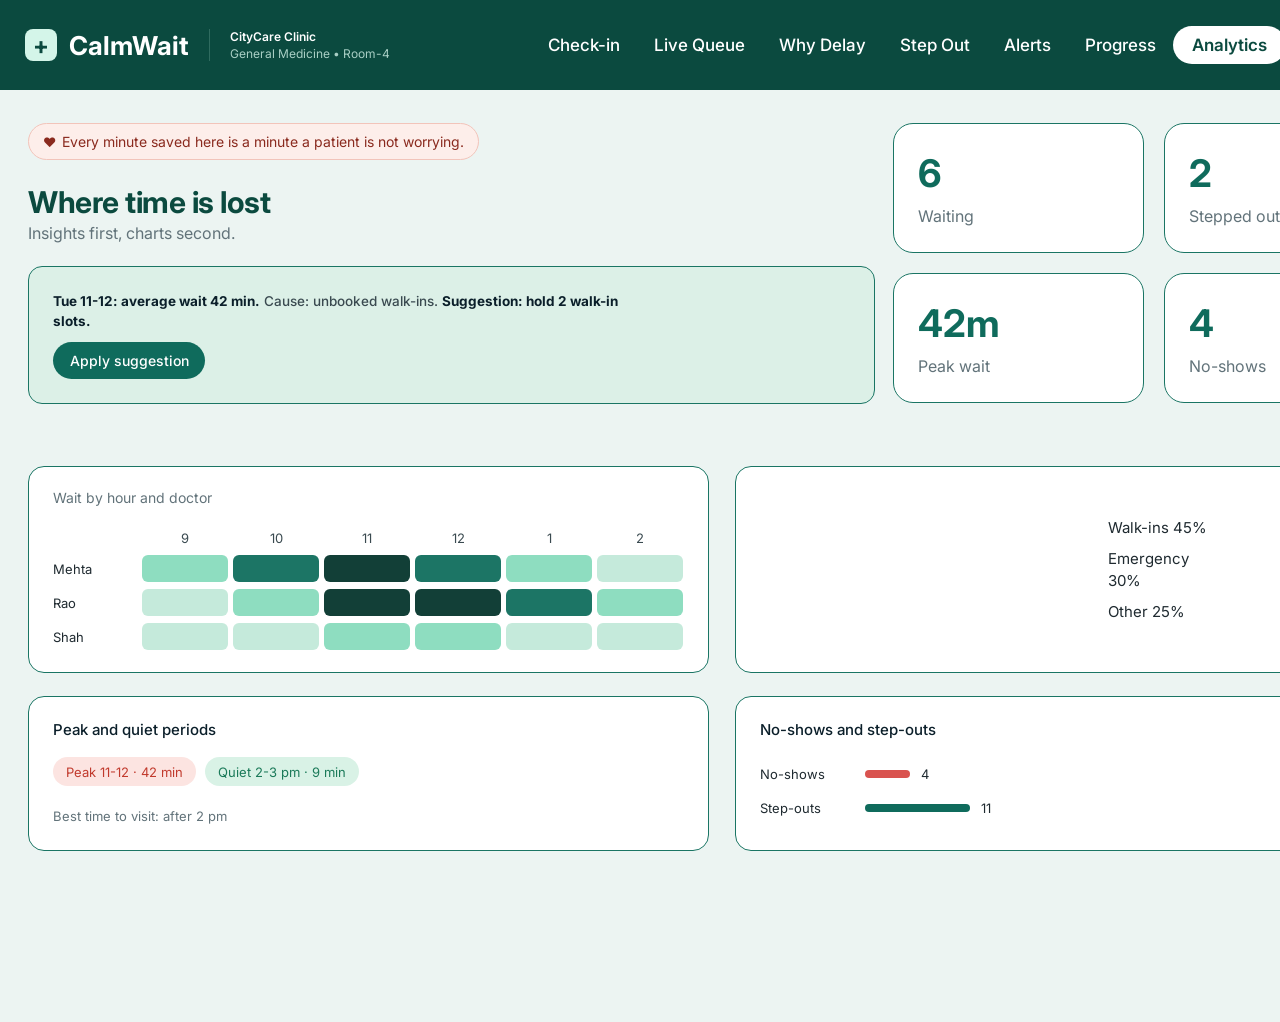
<file: analytics.html>
<!DOCTYPE html>
<html lang="en">
<head>
    <meta charset="UTF-8">
    <title>CalmWait - Patient Flow Analytics</title>
    <link href="https://fonts.googleapis.com/css2?family=Inter:wght@400;500;600;700;800&display=swap" rel="stylesheet">
    <link rel="stylesheet" href="analytics.css">
</head>
<body>

    <!-- ================= HEADER ================= -->
    <header class="header">
        <div class="header-left">
            <div class="logo">
                <div class="logo-box">+</div>
                <span class="logo-name">CalmWait</span>
            </div>
            <div class="clinic-info">
                <span class="clinic-name">CityCare Clinic</span>
                <span class="clinic-sub">General Medicine • Room-4</span>
            </div>
        </div>

        <nav class="nav">
            <a href="#" class="nav-link">Check-in</a>
            <a href="#" class="nav-link">Live Queue</a>
            <a href="#" class="nav-link">Why Delay</a>
            <a href="#" class="nav-link">Step Out</a>
            <a href="#" class="nav-link">Alerts</a>
            <a href="#" class="nav-link">Progress</a>
            <a href="#" class="nav-link nav-active">Analytics</a>
            <a href="#" class="emergency-button">Emergency</a>
        </nav>
    </header>

    <main class="main">

        <!-- ===== TOP: intro + suggestion (left), 4 stat cards (right) ===== -->
        <section class="top">

            <div class="top-left">
                <div class="heart-pill">
                    <!-- PASTE IMAGE HERE: heart icon -->
                    <span class="icon">❤️</span>
                    <span>Every minute saved here is a minute a patient is not worrying.</span>
                </div>

                <h1 class="title">Where time is lost</h1>
                <p class="subtitle">Insights first, charts second.</p>

                <div class="suggestion">
                    <p class="suggestion-text">
                        <b>Tue 11-12: average wait 42 min.</b>
                        <span class="suggestion-normal">Cause: unbooked walk-ins.</span>
                        <b>Suggestion: hold 2 walk-in slots.</b>
                    </p>
                    <a href="#" class="apply-button">Apply suggestion</a>
                </div>
            </div>

            <div class="stats">
                <div class="stats-row">
                    <div class="stat-card">
                        <span class="stat-number">6</span>
                        <span class="stat-label">Waiting</span>
                    </div>
                    <div class="stat-card">
                        <span class="stat-number">2</span>
                        <span class="stat-label">Stepped out</span>
                    </div>
                </div>
                <div class="stats-row">
                    <div class="stat-card">
                        <span class="stat-number">42m</span>
                        <span class="stat-label">Peak wait</span>
                    </div>
                    <div class="stat-card">
                        <span class="stat-number">4</span>
                        <span class="stat-label">No-shows</span>
                    </div>
                </div>
            </div>
        </section>

        <!-- ===== MIDDLE: heatmap + donut ===== -->
        <section class="charts">

            <div class="heat-card">
                <span class="small-title">Wait by hour and doctor</span>

                <div class="hours-row">
                    <span class="hours-space"></span>
                    <span class="hour">9</span>
                    <span class="hour">10</span>
                    <span class="hour">11</span>
                    <span class="hour">12</span>
                    <span class="hour">1</span>
                    <span class="hour">2</span>
                </div>

                <div class="heat-rows">
                    <div class="heat-row">
                        <span class="doctor-name">Mehta</span>
                        <div class="cell mid"></div>
                        <div class="cell dark"></div>
                        <div class="cell darkest"></div>
                        <div class="cell dark"></div>
                        <div class="cell mid"></div>
                        <div class="cell light"></div>
                    </div>
                    <div class="heat-row">
                        <span class="doctor-name">Rao</span>
                        <div class="cell light"></div>
                        <div class="cell mid"></div>
                        <div class="cell darkest"></div>
                        <div class="cell darkest"></div>
                        <div class="cell dark"></div>
                        <div class="cell mid"></div>
                    </div>
                    <div class="heat-row">
                        <span class="doctor-name">Shah</span>
                        <div class="cell light"></div>
                        <div class="cell light"></div>
                        <div class="cell mid"></div>
                        <div class="cell mid"></div>
                        <div class="cell light"></div>
                        <div class="cell light"></div>
                    </div>
                </div>
            </div>

            <div class="donut-card">
                <!-- DONUT CHART SPACE (120 x 120). Waiting for your decision: image or conic-gradient -->
                <div class="donut-space"></div>

                <div class="legend">
                    <span class="legend-item">Walk-ins 45%</span>
                    <span class="legend-item">Emergency 30%</span>
                    <span class="legend-item">Other 25%</span>
                </div>
            </div>
        </section>

        <!-- ===== BOTTOM: peak periods + no-shows ===== -->
        <section class="bottom">

            <div class="peak-card">
                <span class="card-title">Peak and quiet periods</span>
                <div class="pills">
                    <span class="pill pill-peak">Peak 11-12 · 42 min</span>
                    <span class="pill pill-quiet">Quiet 2-3 pm · 9 min</span>
                </div>
                <span class="best-time">Best time to visit: after 2 pm</span>
            </div>

            <div class="noshow-card">
                <span class="card-title">No-shows and step-outs</span>
                <div class="bar-rows">
                    <div class="bar-row">
                        <span class="bar-label">No-shows</span>
                        <div class="bar bar-red"></div>
                        <span class="bar-value">4</span>
                    </div>
                    <div class="bar-row">
                        <span class="bar-label">Step-outs</span>
                        <div class="bar bar-green"></div>
                        <span class="bar-value">11</span>
                    </div>
                </div>
            </div>
        </section>

    </main>

</body>
</html>
</file>
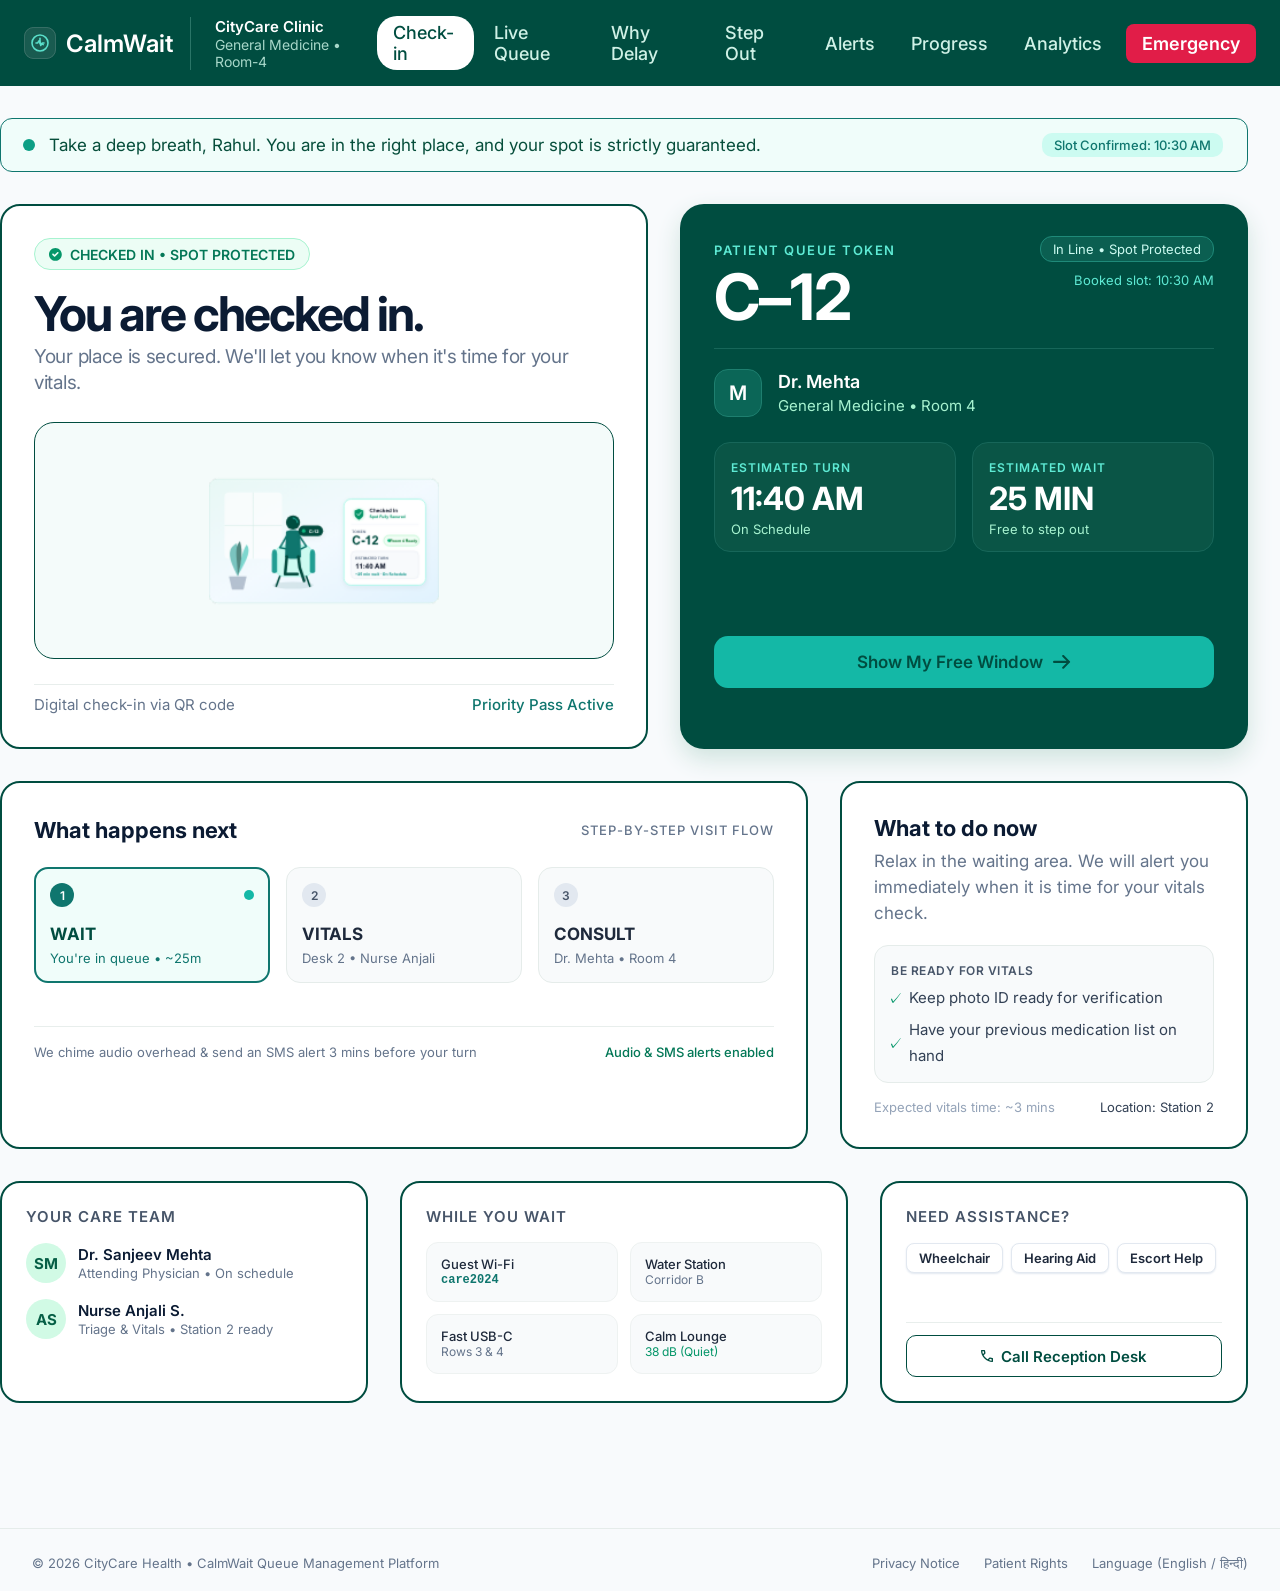
<file: check-in.html>
<!DOCTYPE html>
<html lang="en">
<head>
    <meta charset="UTF-8">
    <meta name="viewport" content="width=device-width, initial-scale=1.0">
    <title>CalmWait - Check-in</title>
    <link rel="preconnect" href="https://fonts.googleapis.com">
    <link rel="preconnect" href="https://fonts.gstatic.com" crossorigin>
    <link href="https://fonts.googleapis.com/css2?family=Inter:wght@400;500;600;700&display=swap" rel="stylesheet">
    <link rel="stylesheet" href="check-in.css">
</head>
<body>

    <!-- ================= HEADER ================= -->
    <header class="header">
        <div class="brand">
            <img class="brand-logo" src="images/logo.svg" alt="CalmWait logo">
            <span class="brand-name">CalmWait</span>
            <div class="clinic">
                <span class="clinic-name">CityCare Clinic</span>
                <span class="clinic-details">General Medicine • Room-4</span>
            </div>
        </div>

        <nav class="nav">
            <a class="nav-link nav-link-active" href="#">Check-in</a>
            <a class="nav-link" href="#">Live Queue</a>
            <a class="nav-link" href="#">Why Delay</a>
            <a class="nav-link" href="#">Step Out</a>
            <a class="nav-link" href="#">Alerts</a>
            <a class="nav-link" href="#">Progress</a>
            <a class="nav-link" href="#">Analytics</a>
            <a class="nav-link nav-link-emergency" href="#">Emergency</a>
        </nav>
    </header>

    <main class="page">

        <!-- ================= BANNER ================= -->
        <section class="banner">
            <div class="banner-message">
                <div class="banner-dot"></div>
                <p class="banner-text">Take a deep breath, Rahul. You are in the right place, and your spot is strictly guaranteed.</p>
            </div>
            <span class="banner-badge">Slot Confirmed: 10:30 AM</span>
        </section>

        <!-- ================= ROW 1: CHECKED IN + TOKEN ================= -->
        <div class="row">

            <section class="card checked-in-card">
                <div class="status-badge">
                    <img src="images/circle-check.svg" alt="">
                    <span>CHECKED IN • SPOT PROTECTED</span>
                </div>
                <h1 class="checked-in-title">You are checked in.</h1>
                <p class="checked-in-text">Your place is secured. We'll let you know when it's time for your vitals.</p>

                <div class="illustration-box">
                    <img class="illustration" src="images/illustration.png" alt="Patient waiting with check-in confirmation">
                </div>

                <div class="card-footer">
                    <span class="footer-muted">Digital check-in via QR code</span>
                    <span class="footer-teal">Priority Pass Active</span>
                </div>
            </section>

            <section class="token-card">
                <div class="token-top">
                    <div class="token-left">
                        <span class="token-label">PATIENT QUEUE TOKEN</span>
                        <span class="token-number">C–12</span>
                    </div>
                    <div class="token-right">
                        <span class="token-tag">In Line • Spot Protected</span>
                        <span class="token-booked">Booked slot: 10:30 AM</span>
                    </div>
                </div>

                <div class="doctor">
                    <div class="doctor-avatar">M</div>
                    <div class="doctor-info">
                        <span class="doctor-name">Dr. Mehta</span>
                        <span class="doctor-details">General Medicine • Room 4</span>
                    </div>
                </div>

                <div class="stats">
                    <div class="stat-box">
                        <span class="stat-label">ESTIMATED TURN</span>
                        <span class="stat-value">11:40 AM</span>
                        <span class="stat-note">On Schedule</span>
                    </div>
                    <div class="stat-box">
                        <span class="stat-label">ESTIMATED WAIT</span>
                        <span class="stat-value">25 MIN</span>
                        <span class="stat-note">Free to step out</span>
                    </div>
                </div>

                <a class="token-button" href="#">
                    <span>Show My Free Window</span>
                    <img src="images/arrow-3.svg" alt="">
                </a>
            </section>

        </div>

        <!-- ================= ROW 2: NEXT STEPS + TO DO ================= -->
        <div class="row">

            <section class="card next-card">
                <div class="card-heading">
                    <h2 class="card-title">What happens next</h2>
                    <span class="card-heading-note">STEP-BY-STEP VISIT FLOW</span>
                </div>

                <div class="steps">
                    <div class="step step-active">
                        <div class="step-top">
                            <span class="step-number step-number-active">1</span>
                            <div class="step-dot"></div>
                        </div>
                        <span class="step-title step-title-active">WAIT</span>
                        <span class="step-text step-text-active">You're in queue • ~25m</span>
                    </div>
                    <div class="step">
                        <div class="step-top">
                            <span class="step-number">2</span>
                        </div>
                        <span class="step-title">VITALS</span>
                        <span class="step-text">Desk 2 • Nurse Anjali</span>
                    </div>
                    <div class="step">
                        <div class="step-top">
                            <span class="step-number">3</span>
                        </div>
                        <span class="step-title">CONSULT</span>
                        <span class="step-text">Dr. Mehta • Room 4</span>
                    </div>
                </div>

                <div class="card-footer next-footer">
                    <span class="small-muted">We chime audio overhead &amp; send an SMS alert 3 mins before your turn</span>
                    <span class="small-teal">Audio &amp; SMS alerts enabled</span>
                </div>
            </section>

            <section class="card todo-card">
                <h2 class="card-title">What to do now</h2>
                <p class="todo-text">Relax in the waiting area. We will alert you immediately when it is time for your vitals check.</p>

                <div class="ready-box">
                    <span class="ready-title">BE READY FOR VITALS</span>
                    <div class="ready-item">
                        <img src="images/checkmark-3.svg" alt="">
                        <span>Keep photo ID ready for verification</span>
                    </div>
                    <div class="ready-item">
                        <img src="images/checkmark-3.svg" alt="">
                        <span>Have your previous medication list on hand</span>
                    </div>
                </div>

                <div class="todo-footer">
                    <span class="small-light">Expected vitals time: ~3 mins</span>
                    <span class="small-dark">Location: Station 2</span>
                </div>
            </section>

        </div>

        <!-- ================= ROW 3: THREE SMALL CARDS ================= -->
        <div class="row">

            <section class="card small-card">
                <h2 class="small-card-title">YOUR CARE TEAM</h2>
                <div class="team-member">
                    <div class="team-avatar">SM</div>
                    <div class="team-info">
                        <span class="team-name">Dr. Sanjeev Mehta</span>
                        <span class="team-role">Attending Physician • On schedule</span>
                    </div>
                </div>
                <div class="team-member">
                    <div class="team-avatar">AS</div>
                    <div class="team-info">
                        <span class="team-name">Nurse Anjali S.</span>
                        <span class="team-role">Triage &amp; Vitals • Station 2 ready</span>
                    </div>
                </div>
            </section>

            <section class="card small-card">
                <h2 class="small-card-title">WHILE YOU WAIT</h2>
                <div class="tiles">
                    <div class="tile-row">
                        <div class="tile">
                            <span class="tile-title">Guest Wi-Fi</span>
                            <span class="tile-code">care2024</span>
                        </div>
                        <div class="tile">
                            <span class="tile-title">Water Station</span>
                            <span class="tile-text">Corridor B</span>
                        </div>
                    </div>
                    <div class="tile-row">
                        <div class="tile">
                            <span class="tile-title">Fast USB-C</span>
                            <span class="tile-text">Rows 3 &amp; 4</span>
                        </div>
                        <div class="tile">
                            <span class="tile-title">Calm Lounge</span>
                            <span class="tile-green">38 dB (Quiet)</span>
                        </div>
                    </div>
                </div>
            </section>

            <section class="card small-card">
                <h2 class="small-card-title">NEED ASSISTANCE?</h2>
                <div class="chips">
                    <span class="chip">Wheelchair</span>
                    <span class="chip">Hearing Aid</span>
                    <span class="chip">Escort Help</span>
                </div>
                <div class="assist-bottom">
                    <a class="call-button" href="#">
                        <img src="images/phone.svg" alt="">
                        <span>Call Reception Desk</span>
                    </a>
                </div>
            </section>

        </div>

    </main>

    <!-- ================= FOOTER ================= -->
    <footer class="footer">
        <span class="footer-copy">© 2026 CityCare Health • CalmWait Queue Management Platform</span>
        <div class="footer-links">
            <span>Privacy Notice</span>
            <span>Patient Rights</span>
            <span>Language (English / हिन्दी)</span>
        </div>
    </footer>

</body>
</html>
</file>
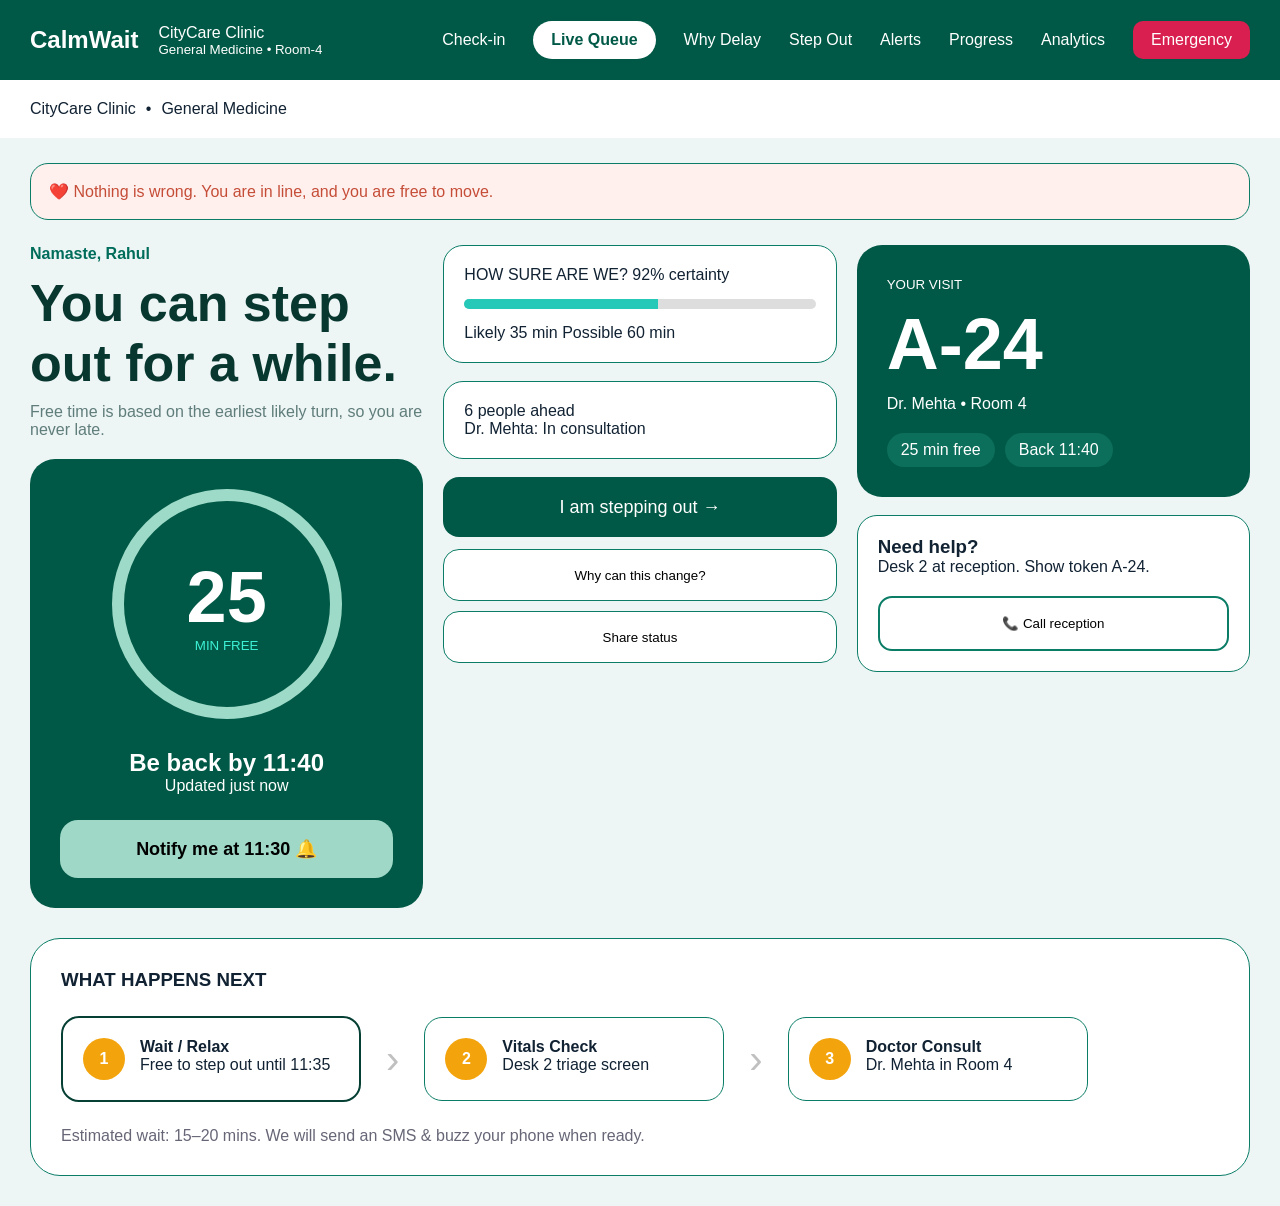
<file: Live-queue.html>
<!DOCTYPE html>
<html lang="en">
<head>
<meta charset="UTF-8">
<meta name="viewport" content="width=device-width, initial-scale=1.0">
<title>Live Queue</title>
<link rel="stylesheet" href="Live-Queue.css">
</head>
<body>

<nav class="navbar">
  <div class="logo-area">
    <h2>CalmWait</h2>
    <div class="clinic">
      <span>CityCare Clinic</span>
      <small>General Medicine • Room-4</small>
    </div>
  </div>

  <ul class="menu">
    <li>Check-in</li>
    <li class="active">Live Queue</li>
    <li>Why Delay</li>
    <li>Step Out</li>
    <li>Alerts</li>
    <li>Progress</li>
    <li>Analytics</li>
    <li class="emergency">Emergency</li>
  </ul>
</nav>

<div class="breadcrumb">
  <span>CityCare Clinic</span>
  <span>•</span>
  <span>General Medicine</span>
</div>

<div class="alert">
 ❤️ Nothing is wrong. You are in line, and you are free to move.
</div>

<section class="hero">

<div class="left">
  <p class="hello">Namaste, Rahul</p>
  <h1>You can step out for a while.</h1>
  <p class="sub">Free time is based on the earliest likely turn, so you are never late.</p>

  <div class="timer-card">
      <div class="circle">
        <span>25</span>
        <small>MIN FREE</small>
      </div>

      <h2>Be back by 11:40</h2>
      <p>Updated just now</p>

      <button>Notify me at 11:30 🔔</button>
  </div>
</div>

<div class="middle">

<div class="certainty-card">
  <div class="top">
    <span>HOW SURE ARE WE?</span>
    <span>92% certainty</span>
  </div>

  <div class="bar">
    <div class="fill"></div>
  </div>

  <div class="range">
    <span>Likely 35 min</span>
    <span>Possible 60 min</span>
  </div>
</div>

<div class="status-card">
  <div class="pill orange">6 people ahead</div>
  <div class="pill green">Dr. Mehta: In consultation</div>
</div>

<button class="step-btn">I am stepping out →</button>
<button class="outline-btn">Why can this change?</button>
<button class="outline-btn">Share status</button>

</div>

<div class="right">

<div class="visit-card">
  <small>YOUR VISIT</small>
  <h2>A-24</h2>
  <p>Dr. Mehta • Room 4</p>

  <div class="tags">
    <span>25 min free</span>
    <span>Back 11:40</span>
  </div>
</div>

<div class="help-card">
  <h3>Need help?</h3>
  <p>Desk 2 at reception. Show token A-24.</p>
  <button>📞 Call reception</button>
</div>

</div>

</section>

<section class="timeline">

<h3>WHAT HAPPENS NEXT</h3>

<div class="steps">

<div class="step active-step">
  <div class="num">1</div>
  <div>
    <h4>Wait / Relax</h4>
    <p>Free to step out until 11:35</p>
  </div>
</div>

<div class="arrow">›</div>

<div class="step">
  <div class="num">2</div>
  <div>
    <h4>Vitals Check</h4>
    <p>Desk 2 triage screen</p>
  </div>
</div>

<div class="arrow">›</div>

<div class="step">
  <div class="num">3</div>
  <div>
    <h4>Doctor Consult</h4>
    <p>Dr. Mehta in Room 4</p>
  </div>
</div>

</div>

<p class="estimate">
Estimated wait: 15–20 mins. We will send an SMS & buzz your phone when ready.
</p>

</section>

</body>
</html>
</file>
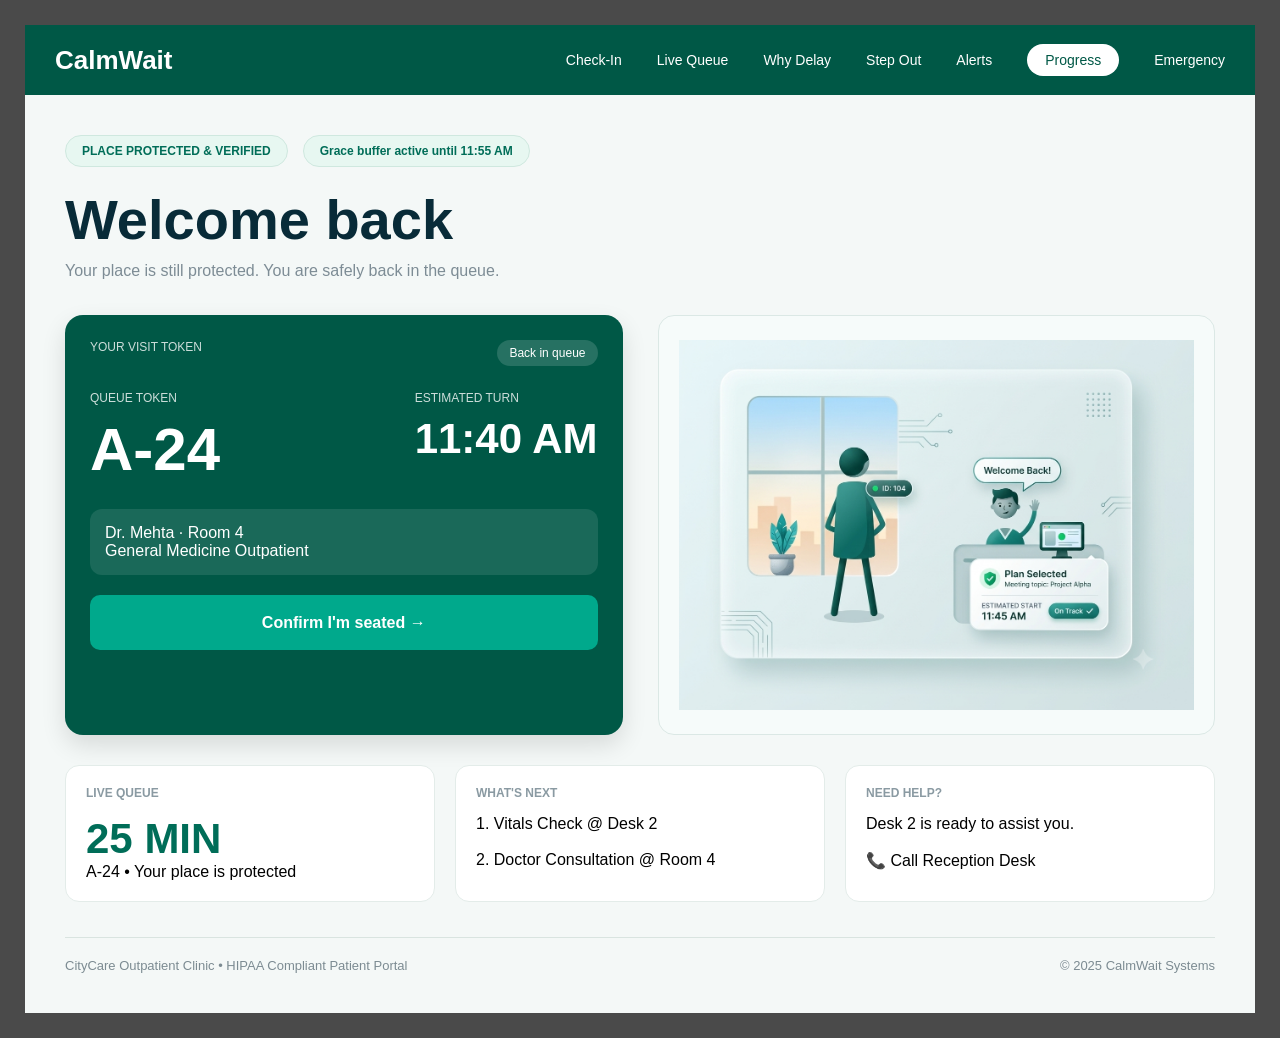
<file: Progress.html>
<!DOCTYPE html>
<html lang="en">
<head>
<meta charset="UTF-8">
<meta name="viewport" content="width=device-width, initial-scale=1.0">
<title>CalmWait Progress</title>
<link rel="stylesheet" href="Progress.css">
</head>

<body>

<div class="container">

<header>

<div class="logo">CalmWait</div>

<div class="nav">
<a href="#">Check-In</a>
<a href="#">Live Queue</a>
<a href="#">Why Delay</a>
<a href="#">Step Out</a>
<a href="#">Alerts</a>
<a href="#" class="active">Progress</a>
<a href="#">Emergency</a>
</div>

</header>

<div class="main">

<div class="badges">
<div class="badge">PLACE PROTECTED & VERIFIED</div>
<div class="badge">Grace buffer active until 11:55 AM</div>
</div>

<h1>Welcome back</h1>

<p class="subtitle">
Your place is still protected. You are safely back in the queue.
</p>

<div class="hero">

<div class="queue-card">

<div class="queue-header">
<div class="small">YOUR VISIT TOKEN</div>
<div class="back">Back in queue</div>
</div>

<div class="token-section">

<div class="token">
<div class="small">QUEUE TOKEN</div>
<h2>A-24</h2>
</div>

<div class="turn">
<div class="small">ESTIMATED TURN</div>
<h2>11:40 AM</h2>
</div>

</div>

<div class="doctor-box">
Dr. Mehta · Room 4<br>
General Medicine Outpatient
</div>

<button class="confirm-btn">
Confirm I'm seated →
</button>

</div>

<div class="image-card">

<!-- Yahan apni image lagao -->

<img src="hello.png" alt="Illustration">

</div>

</div>

<div class="bottom">

<div class="info-card">
<h4>LIVE QUEUE</h4>
<div class="wait">25 MIN</div>
<p>A-24 • Your place is protected</p>
</div>

<div class="info-card">
<h4>WHAT'S NEXT</h4>
<p>1. Vitals Check @ Desk 2</p>
<br>
<p>2. Doctor Consultation @ Room 4</p>
</div>

<div class="info-card">
<h4>NEED HELP?</h4>
<p>Desk 2 is ready to assist you.</p>
<br>
<p>📞 Call Reception Desk</p>
</div>

</div>

<footer>
<div>CityCare Outpatient Clinic • HIPAA Compliant Patient Portal</div>
<div>© 2025 CalmWait Systems</div>
</footer>

</div>

</div>

</body>
</html>
</file>
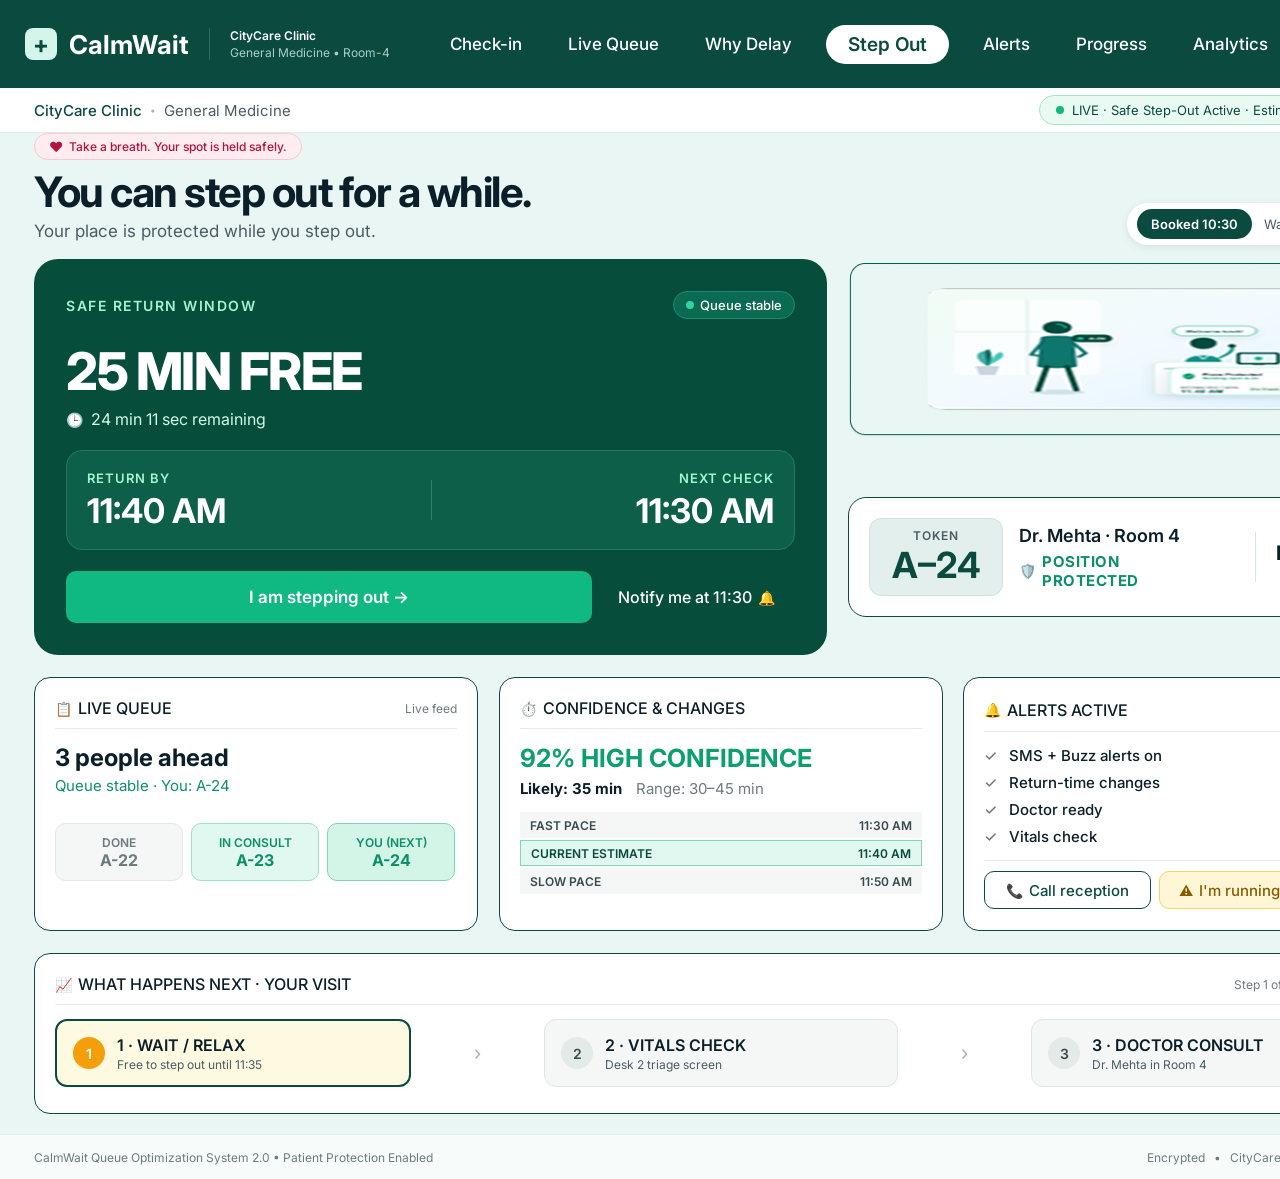
<file: step-out.html>
<!DOCTYPE html>
<html lang="en">
<head>
    <meta charset="UTF-8">
    <title>CalmWait - Step Out</title>
    <link href="https://fonts.googleapis.com/css2?family=Inter:wght@400;500;600;700;800&display=swap" rel="stylesheet">
    <link rel="stylesheet" href="step-out.css">
</head>
<body>

    <!-- ================= HEADER ================= -->
    <header class="header">
        <div class="header-left">
            <div class="logo">
                <div class="logo-box">+</div>
                <span class="logo-name">CalmWait</span>
            </div>
            <div class="clinic-info">
                <span class="clinic-name">CityCare Clinic</span>
                <span class="clinic-sub">General Medicine • Room-4</span>
            </div>
        </div>

        <nav class="nav">
            <a href="#" class="nav-link">Check-in</a>
            <a href="#" class="nav-link">Live Queue</a>
            <a href="#" class="nav-link">Why Delay</a>
            <a href="#" class="nav-link nav-active">Step Out</a>
            <a href="#" class="nav-link">Alerts</a>
            <a href="#" class="nav-link">Progress</a>
            <a href="#" class="nav-link">Analytics</a>
            <a href="#" class="emergency-button">Emergency</a>
        </nav>
    </header>

    <!-- ================= BREADCRUMB STRIP ================= -->
    <section class="breadcrumb">
        <div class="breadcrumb-left">
            <span class="crumb-main">CityCare Clinic</span>
            <span class="crumb-dot">•</span>
            <span class="crumb-sub">General Medicine</span>
        </div>
        <div class="live-pill">
            <span class="live-dot"></span>
            <span>LIVE · Safe Step-Out Active · Estimated wait <b>25 min</b></span>
        </div>
    </section>

    <main class="main">

        <!-- ===== ROW A: heading + toggle ===== -->
        <section class="intro">
            <div class="intro-left">
                <div class="breath-pill">
                    <!-- PASTE IMAGE HERE: heart icon -->
                    <span class="icon">❤️</span>
                    <span>Take a breath. Your spot is held safely.</span>
                </div>
                <h1 class="title">You can step out for a while.</h1>
                <p class="subtitle">Your place is protected while you step out.</p>
            </div>

            <div class="intro-right">
                <div class="toggle">
                    <span class="toggle-active">Booked 10:30</span>
                    <span class="toggle-off">Walk-in</span>
                </div>
                <!-- PASTE IMAGE HERE: rupee icon button (text ₹ used for now) -->
                <div class="round-button">₹</div>
                <div class="round-button">Aa</div>
            </div>
        </section>

        <!-- ===== ROW B: big card + right column ===== -->
        <section class="hero">

            <div class="return-card">
                <div class="return-top">
                    <span class="return-label">SAFE RETURN WINDOW</span>
                    <span class="stable-badge">
                        <span class="stable-dot"></span>
                        Queue stable
                    </span>
                </div>

                <div class="return-time">
                    <h2 class="big-time">25 MIN FREE</h2>
                    <div class="remaining">
                        <!-- PASTE IMAGE HERE: clock icon -->
                        <span class="icon">🕒</span>
                        <span>24 min 11 sec remaining</span>
                    </div>
                </div>

                <div class="return-box">
                    <div class="return-box-left">
                        <span class="box-label">RETURN BY</span>
                        <span class="box-time">11:40 AM</span>
                    </div>
                    <div class="box-divider"></div>
                    <div class="return-box-right">
                        <span class="box-label">NEXT CHECK</span>
                        <span class="box-time">11:30 AM</span>
                    </div>
                </div>

                <div class="return-actions">
                    <a href="#" class="step-button">I am stepping out →</a>
                    <div class="notify">
                        <span>Notify me at 11:30</span>
                        <!-- PASTE IMAGE HERE: bell icon -->
                        <span class="icon">🔔</span>
                    </div>
                </div>
            </div>

            <div class="hero-right">
                <img class="illustration" src="/step-out images/CalmWait_Patient_Return_Illustration.png" alt="Patient returning illustration">

                <div class="token-card">
                    <div class="token-box">
                        <span class="token-small">TOKEN</span>
                        <span class="token-number">A–24</span>
                    </div>

                    <div class="token-middle">
                        <span class="doctor">Dr. Mehta · Room 4</span>
                        <div class="protected">
                            <!-- PASTE IMAGE HERE: shield icon -->
                            <span class="icon">🛡️</span>
                            <div class="protected-text">
                                <span>POSITION</span>
                                <span>PROTECTED</span>
                            </div>
                        </div>
                    </div>

                    <div class="token-target">
                        <span class="token-small">TARGET</span>
                        <span class="target-big">BACK BY</span>
                        <span class="target-big">11:40</span>
                    </div>
                </div>
            </div>
        </section>

        <!-- ===== ROW C: three cards ===== -->
        <section class="info-row">

            <!-- Live queue -->
            <div class="info-card">
                <div class="card-head">
                    <div class="card-title">
                        <!-- PASTE IMAGE HERE: list icon -->
                        <span class="icon">📋</span>
                        <span>LIVE QUEUE</span>
                    </div>
                    <span class="card-note">Live feed</span>
                </div>

                <div class="queue-body">
                    <span class="queue-big">3 people ahead</span>
                    <span class="queue-green">Queue stable · You: A-24</span>
                </div>

                <div class="queue-boxes">
                    <div class="queue-box queue-done">
                        <span class="queue-small">DONE</span>
                        <span class="queue-token">A-22</span>
                    </div>
                    <div class="queue-box queue-consult">
                        <span class="queue-small">IN CONSULT</span>
                        <span class="queue-token">A-23</span>
                    </div>
                    <div class="queue-box queue-you">
                        <span class="queue-small">YOU (NEXT)</span>
                        <span class="queue-token">A-24</span>
                    </div>
                </div>
            </div>

            <!-- Confidence -->
            <div class="info-card">
                <div class="card-head">
                    <div class="card-title">
                        <!-- PASTE IMAGE HERE: gauge icon -->
                        <span class="icon">⏱️</span>
                        <span>CONFIDENCE &amp; CHANGES</span>
                    </div>
                </div>

                <div class="confidence-body">
                    <span class="confidence-big">92% HIGH CONFIDENCE</span>
                    <div class="confidence-line">
                        <b>Likely: 35 min</b>
                        <span class="gray">Range: 30–45 min</span>
                    </div>
                </div>

                <div class="pace-list">
                    <div class="pace-row">
                        <span>FAST PACE</span>
                        <span>11:30 AM</span>
                    </div>
                    <div class="pace-row pace-current">
                        <span>CURRENT ESTIMATE</span>
                        <span>11:40 AM</span>
                    </div>
                    <div class="pace-row">
                        <span>SLOW PACE</span>
                        <span>11:50 AM</span>
                    </div>
                </div>
            </div>

            <!-- Alerts -->
            <div class="info-card">
                <div class="card-head">
                    <div class="card-title">
                        <!-- PASTE IMAGE HERE: alert bell icon -->
                        <span class="icon">🔔</span>
                        <span>ALERTS ACTIVE</span>
                    </div>
                    <span class="active-badge">Active</span>
                </div>

                <div class="alert-list">
                    <!-- PASTE IMAGE HERE: check icon (text ✓ used for now) -->
                    <div class="alert-item"><span class="check">✓</span> SMS + Buzz alerts on</div>
                    <div class="alert-item"><span class="check">✓</span> Return-time changes</div>
                    <div class="alert-item"><span class="check">✓</span> Doctor ready</div>
                    <div class="alert-item"><span class="check">✓</span> Vitals check</div>
                </div>

                <div class="alert-buttons">
                    <a href="#" class="call-button">
                        <!-- PASTE IMAGE HERE: phone icon -->
                        <span class="icon">📞</span>
                        <span>Call reception</span>
                    </a>
                    <a href="#" class="late-button">
                        <!-- PASTE IMAGE HERE: warning icon -->
                        <span class="icon">⚠️</span>
                        <span>I'm running late</span>
                    </a>
                </div>
            </div>
        </section>

        <!-- ===== ROW D: what happens next ===== -->
        <section class="next-card">
            <div class="card-head">
                <div class="card-title">
                    <!-- PASTE IMAGE HERE: trend/line icon -->
                    <span class="icon">📈</span>
                    <span>WHAT HAPPENS NEXT · YOUR VISIT</span>
                </div>
                <span class="card-note">Step 1 of 3 currently active</span>
            </div>

            <div class="steps">
                <div class="step step-active">
                    <div class="step-circle step-circle-active">1</div>
                    <div class="step-text">
                        <span class="step-title">1 · WAIT / RELAX</span>
                        <span class="step-sub">Free to step out until 11:35</span>
                    </div>
                </div>

                <span class="step-arrow">›</span>

                <div class="step">
                    <div class="step-circle">2</div>
                    <div class="step-text">
                        <span class="step-title">2 · VITALS CHECK</span>
                        <span class="step-sub">Desk 2 triage screen</span>
                    </div>
                </div>

                <span class="step-arrow">›</span>

                <div class="step">
                    <div class="step-circle">3</div>
                    <div class="step-text">
                        <span class="step-title">3 · DOCTOR CONSULT</span>
                        <span class="step-sub">Dr. Mehta in Room 4</span>
                    </div>
                </div>
            </div>
        </section>
    </main>

    <!-- ================= FOOTER ================= -->
    <footer class="footer">
        <span>CalmWait Queue Optimization System 2.0 • Patient Protection Enabled</span>
        <span>Encrypted &nbsp;&nbsp;•&nbsp;&nbsp; CityCare Reception Direct Link</span>
    </footer>

</body>
</html>
</file>
<file: analytics.css>
/* ========== BASIC SETUP ========== */
body {
    margin: 0;
    width: 1440px;
    font-family: Inter, Arial, sans-serif;
    background-color: #ECF4F2;
    color: #0B1F2A;
}

h1, p {
    margin: 0;
}

a {
    text-decoration: none;
}

/* Placeholder spot for icons - replace emoji with your image */
.icon {
    font-size: 13px;
}

/* ========== HEADER ========== */
.header {
    height: 90px;
    padding: 0 22px 0 25px;
    background-color: #0B4A3F;
    display: flex;
    flex-direction: row;
    justify-content: space-between;
    align-items: center;
}

.header-left {
    display: flex;
    flex-direction: row;
    align-items: center;
    gap: 20px;
}

.logo {
    display: flex;
    flex-direction: row;
    align-items: center;
    gap: 12px;
}

.logo-box {
    width: 32px;
    height: 32px;
    background-color: #D4F5E9;
    color: #0B4A3F;
    border-radius: 8px;
    font-size: 24px;
    font-weight: 700;
    display: flex;
    justify-content: center;
    align-items: center;
}

.logo-name {
    color: #FFFFFF;
    font-size: 26px;
    font-weight: 700;
}

.clinic-info {
    display: flex;
    flex-direction: column;
    gap: 2px;
    padding-left: 20px;
    border-left: 1px solid #2F6B5F;
}

.clinic-name {
    color: #FFFFFF;
    font-size: 12px;
    font-weight: 600;
}

.clinic-sub {
    color: #A9CFC5;
    font-size: 12px;
}

.nav {
    display: flex;
    flex-direction: row;
    align-items: center;
}

.nav-link {
    color: #FFFFFF;
    font-size: 17px;
    font-weight: 500;
    padding: 9px 17px;
}

.nav-active {
    background-color: #FFFFFF;
    color: #0B4A3F;
    font-weight: 600;
    padding: 9px 19px;
    border-radius: 20px;
}

.emergency-button {
    width: 130px;
    height: 35px;
    margin-left: 2px;
    background-color: #DC2A45;
    color: #FFFFFF;
    font-size: 17px;
    font-weight: 500;
    border-radius: 8px;
    display: flex;
    justify-content: center;
    align-items: center;
}

/* ========== MAIN ========== */
.main {
    padding: 33px 25px 171px 28px;
}

/* ---------- TOP ---------- */
.top {
    display: flex;
    flex-direction: row;
    justify-content: space-between;
    align-items: flex-start;
}

.top-left {
    width: 847px;
    display: flex;
    flex-direction: column;
    align-items: flex-start;
}

.heart-pill {
    display: flex;
    flex-direction: row;
    align-items: center;
    gap: 6px;
    padding: 9px 14px;
    background-color: #FDEEEA;
    border: 1px solid #F2C4BA;
    border-radius: 20px;
    font-size: 14px;
    color: #8A2A1E;
}

.title {
    margin-top: 24px;
    font-size: 30px;
    line-height: 36px;
    font-weight: 700;
    letter-spacing: -0.5px;
    color: #0B4A3F;
}

.subtitle {
    margin-top: 3px;
    font-size: 16px;
    line-height: 20px;
    color: #62737A;
}

.suggestion {
    width: 797px;
    height: 88px;
    margin-top: 23px;
    padding: 24px;
    background-color: #DCF0E7;
    border: 1.5px solid #1A7564;
    border-radius: 14px;
    display: flex;
    flex-direction: column;
    align-items: flex-start;
    gap: 11px;
}

.suggestion-text {
    width: 580px;
    font-size: 13.5px;
    line-height: 20px;
    color: #0B1F2A;
}

.suggestion-normal {
    font-weight: 500;
    color: #3A4A50;
}

.apply-button {
    width: 152px;
    height: 37px;
    background-color: #0F6B5C;
    color: #FFFFFF;
    font-size: 14px;
    font-weight: 500;
    border-radius: 19px;
    display: flex;
    justify-content: center;
    align-items: center;
}

/* stat cards */
.stats {
    display: flex;
    flex-direction: column;
    gap: 20px;
}

.stats-row {
    display: flex;
    flex-direction: row;
    gap: 20px;
}

.stat-card {
    width: 201px;
    height: 128px;
    padding: 0 24px;
    background-color: #FFFFFF;
    border: 1.5px solid #1A7564;
    border-radius: 20px;
    display: flex;
    flex-direction: column;
    justify-content: center;
    gap: 10px;
}

.stat-number {
    font-size: 38px;
    line-height: 46px;
    font-weight: 700;
    color: #0F6B5C;
}

.stat-label {
    font-size: 16px;
    line-height: 20px;
    color: #62737A;
}

/* ---------- MIDDLE CHARTS ---------- */
.charts {
    margin-top: 62px;
    display: flex;
    flex-direction: row;
    justify-content: space-between;
}

.heat-card {
    width: 631px;
    height: 161px;
    padding: 22px 24px;
    background-color: #FFFFFF;
    border: 1.5px solid #1A7564;
    border-radius: 16px;
    display: flex;
    flex-direction: column;
}

.small-title {
    font-size: 14px;
    line-height: 18px;
    color: #62737A;
}

.hours-row {
    margin-top: 22px;
    display: flex;
    flex-direction: row;
    gap: 5px;
}

.hours-space {
    width: 84px;
}

.hour {
    width: 86px;
    font-size: 13px;
    line-height: 18px;
    text-align: center;
    color: #3A4A50;
}

.heat-rows {
    margin-top: 8px;
    display: flex;
    flex-direction: column;
    gap: 7px;
}

.heat-row {
    display: flex;
    flex-direction: row;
    align-items: center;
    gap: 5px;
}

.doctor-name {
    width: 84px;
    font-size: 13px;
    color: #1F2A30;
}

.cell {
    width: 86px;
    height: 27px;
    border-radius: 6px;
}

.light {
    background-color: #C5EADB;
}

.mid {
    background-color: #8EDDC0;
}

.dark {
    background-color: #1C7565;
}

.darkest {
    background-color: #123F37;
}

.donut-card {
    width: 678px;
    height: 205px;
    background-color: #FFFFFF;
    border: 1.5px solid #1A7564;
    border-radius: 16px;
    display: flex;
    flex-direction: row;
    justify-content: center;
    align-items: center;
    gap: 45px;
}

.donut-space {
    width: 120px;
    height: 120px;
}

.legend {
    width: 100px;
    display: flex;
    flex-direction: column;
    gap: 9px;
}

.legend-item {
    font-size: 15px;
    line-height: 22px;
    color: #1F2A30;
}

/* ---------- BOTTOM ---------- */
.bottom {
    margin-top: 23px;
    display: flex;
    flex-direction: row;
    justify-content: space-between;
}

.peak-card {
    width: 631px;
    height: 105px;
    padding: 24px;
    background-color: #FFFFFF;
    border: 1.5px solid #1A7564;
    border-radius: 16px;
    display: flex;
    flex-direction: column;
}

.noshow-card {
    width: 630px;
    height: 105px;
    padding: 24px;
    background-color: #FFFFFF;
    border: 1.5px solid #1A7564;
    border-radius: 16px;
    display: flex;
    flex-direction: column;
}

.card-title {
    font-size: 15px;
    line-height: 18px;
    font-weight: 500;
    color: #0B1F2A;
}

.pills {
    margin-top: 18px;
    display: flex;
    flex-direction: row;
    gap: 9px;
}

.pill {
    height: 29px;
    padding: 0 13px;
    border-radius: 15px;
    font-size: 13px;
    display: flex;
    align-items: center;
}

.pill-peak {
    background-color: #FCE4E1;
    color: #C13A2D;
}

.pill-quiet {
    background-color: #D9F2E6;
    color: #1B7A59;
}

.best-time {
    margin-top: 22px;
    font-size: 13px;
    line-height: 17px;
    color: #62737A;
}

.bar-rows {
    margin-top: 26px;
    display: flex;
    flex-direction: column;
    gap: 16px;
}

.bar-row {
    display: flex;
    flex-direction: row;
    align-items: center;
    gap: 11px;
}

.bar-label {
    width: 94px;
    font-size: 13px;
    line-height: 18px;
    color: #1F2A30;
}

.bar {
    height: 8px;
    border-radius: 4px;
}

.bar-red {
    width: 45px;
    background-color: #D9534F;
}

.bar-green {
    width: 105px;
    background-color: #0F6B5C;
}

.bar-value {
    font-size: 13px;
    color: #1F2A30;
}
</file>
<file: check-in.css>
* {
    box-sizing: border-box;
    margin: 0;
    padding: 0;
}

body {
    font-family: 'Inter', Arial, sans-serif;
    background-color: #F8FAFC;
    color: #0F172A;
}

a {
    text-decoration: none;
}


/* ===================================================
   HEADER
   =================================================== */

.header {
    height: 86px;
    padding: 0 24px;
    background-color: #004D40;
    display: flex;
    justify-content: space-between;
    align-items: center;
}

.brand {
    display: flex;
    align-items: center;
    gap: 10px;
}

.brand-logo {
    width: 32px;
    height: 32px;
}

.brand-name {
    font-size: 24px;
    font-weight: 600;
    color: #FFFFFF;
}

.clinic {
    display: flex;
    flex-direction: column;
    margin-left: 7px;
    padding-left: 24px;
    border-left: 1px solid #2A7567;
}

.clinic-name {
    font-size: 15px;
    font-weight: 600;
    color: #FFFFFF;
}

.clinic-details {
    font-size: 14px;
    color: #A7D7C9;
}

.nav {
    display: flex;
    align-items: center;
    gap: 4px;
}

.nav-link {
    padding: 6px 16px;
    font-size: 18px;
    font-weight: 500;
    color: #CFF1E6;
    border-radius: 20px;
}

.nav-link-active {
    background-color: #FFFFFF;
    color: #004D40;
}

.nav-link-emergency {
    margin-left: 4px;
    padding: 9px 16px;
    background-color: #E11D48;
    color: #FFFFFF;
    font-weight: 600;
    border-radius: 8px;
}


/* ===================================================
   PAGE LAYOUT
   =================================================== */

.page {
    display: flex;
    flex-direction: column;
    gap: 32px;
    padding: 32px 32px 125px 0;
}

.row {
    display: flex;
    flex-direction: row;
    gap: 32px;
}


/* ===================================================
   BANNER
   =================================================== */

.banner {
    height: 54px;
    padding: 0 24px 0 22px;
    background-color: #F0FDFA;
    border: 1px solid #0F766E;
    border-radius: 12px;
    display: flex;
    justify-content: space-between;
    align-items: center;
}

.banner-message {
    display: flex;
    align-items: center;
    gap: 14px;
}

.banner-dot {
    width: 12px;
    height: 12px;
    background-color: #0D9F85;
    border-radius: 6px;
}

.banner-text {
    font-size: 17px;
    color: #064E3B;
}

.banner-badge {
    padding: 4px 12px;
    background-color: #CCFBF1;
    border-radius: 10px;
    font-size: 13px;
    font-weight: 500;
    color: #0F766E;
}


/* ===================================================
   WHITE CARDS (shared)
   =================================================== */

.card {
    background-color: #FFFFFF;
    border: 2px solid #004D40;
    border-radius: 20px;
}

.card-title {
    font-size: 22px;
    font-weight: 700;
    color: #0B1B33;
}


/* ===================================================
   ROW 1 - CHECKED IN CARD
   =================================================== */

.checked-in-card {
    width: 808px;
    padding: 32px;
    display: flex;
    flex-direction: column;
}

.status-badge {
    width: 276px;
    height: 32px;
    display: flex;
    flex-direction: row;
    justify-content: center;
    align-items: center;
    gap: 8px;
    background-color: #ECFDF5;
    border: 1px solid #A7F3D0;
    border-radius: 16px;
    font-size: 14px;
    font-weight: 600;
    color: #047857;
}

.checked-in-title {
    margin-top: 16px;
    font-size: 48px;
    line-height: 56px;
    font-weight: 700;
    letter-spacing: -2px;
    color: #0B1B33;
}

.checked-in-text {
    margin-top: 2px;
    font-size: 19px;
    line-height: 26px;
    color: #64748B;
    letter-spacing: -0.3px;
}

.illustration-box {
    margin-top: 26px;
    height: 237px;
    display: flex;
    justify-content: center;
    align-items: center;
    background-color: #F4FBFA;
    border: 1px solid #004D40;
    border-radius: 20px;
}

.illustration {
    width: 230px;
    height: 230px;
}

.card-footer {
    margin-top: 25px;
    padding-top: 10px;
    border-top: 1px solid #E8EEEC;
    display: flex;
    justify-content: space-between;
    align-items: center;
}

.footer-muted {
    font-size: 15px;
    line-height: 20px;
    color: #64748B;
}

.footer-teal {
    font-size: 15px;
    line-height: 20px;
    font-weight: 500;
    color: #0F766E;
}


/* ===================================================
   ROW 1 - TOKEN CARD (dark green)
   =================================================== */

.token-card {
    width: 568px;
    padding: 34px;
    background-color: #004D40;
    border-radius: 24px;
    box-shadow: 0 10px 24px #CFE3DE;
    display: flex;
    flex-direction: column;
}

.token-top {
    display: flex;
    justify-content: space-between;
    align-items: flex-start;
    padding-bottom: 16px;
    border-bottom: 1px solid #176659;
}

.token-left {
    display: flex;
    flex-direction: column;
    gap: 4px;
    margin-top: 4px;
}

.token-label {
    font-size: 13px;
    line-height: 16px;
    font-weight: 600;
    letter-spacing: 1.5px;
    color: #5EEAD4;
}

.token-number {
    font-size: 64px;
    line-height: 70px;
    font-weight: 700;
    letter-spacing: -1px;
    color: #FFFFFF;
}

.token-right {
    display: flex;
    flex-direction: column;
    align-items: flex-end;
    gap: 10px;
    margin-top: -2px;
}

.token-tag {
    padding: 4px 12px;
    background-color: #0B5F51;
    border: 1px solid #1F8A79;
    border-radius: 12px;
    font-size: 13px;
    line-height: 16px;
    color: #CCFBF1;
}

.token-booked {
    font-size: 13px;
    color: #5EEAD4;
}

.doctor {
    margin-top: 20px;
    display: flex;
    flex-direction: row;
    align-items: center;
    gap: 16px;
}

.doctor-avatar {
    width: 48px;
    height: 48px;
    display: flex;
    justify-content: center;
    align-items: center;
    background-color: #0B6657;
    border: 1px solid #1E7F6F;
    border-radius: 14px;
    font-size: 20px;
    font-weight: 600;
    color: #FFFFFF;
}

.doctor-info {
    display: flex;
    flex-direction: column;
    gap: 4px;
}

.doctor-name {
    font-size: 18px;
    font-weight: 600;
    color: #FFFFFF;
}

.doctor-details {
    font-size: 15px;
    color: #A7F3D0;
}

.stats {
    margin-top: 25px;
    display: flex;
    flex-direction: row;
    gap: 16px;
}

.stat-box {
    width: 244px;
    height: 110px;
    padding: 16px;
    display: flex;
    flex-direction: column;
    gap: 3px;
    background-color: #0A5546;
    border: 1px solid #176659;
    border-radius: 16px;
}

.stat-label {
    font-size: 12px;
    line-height: 18px;
    font-weight: 600;
    letter-spacing: 1px;
    color: #5EEAD4;
}

.stat-value {
    font-size: 32px;
    line-height: 38px;
    font-weight: 700;
    color: #FFFFFF;
}

.stat-note {
    font-size: 13px;
    line-height: 16px;
    color: #A7F3D0;
}

.token-button {
    margin-top: 84px;
    height: 52px;
    display: flex;
    flex-direction: row;
    justify-content: center;
    align-items: center;
    gap: 10px;
    background-color: #14B8A6;
    border-radius: 14px;
    font-size: 17px;
    font-weight: 600;
    color: #004D40;
}


/* ===================================================
   ROW 2 - WHAT HAPPENS NEXT
   =================================================== */

.next-card {
    width: 808px;
    padding: 32px;
    display: flex;
    flex-direction: column;
}

.card-heading {
    display: flex;
    justify-content: space-between;
    align-items: center;
    height: 30px;
}

.card-heading-note {
    font-size: 13px;
    font-weight: 500;
    letter-spacing: 1px;
    color: #64748B;
}

.steps {
    margin-top: 22px;
    display: flex;
    flex-direction: row;
    gap: 16px;
}

.step {
    width: 236px;
    height: 116px;
    padding: 15px;
    display: flex;
    flex-direction: column;
    background-color: #F8FAFB;
    border: 1px solid #E5ECEA;
    border-radius: 14px;
}

.step-active {
    padding: 14px;
    background-color: #F0FDFA;
    border: 2px solid #0F766E;
}

.step-top {
    display: flex;
    flex-direction: row;
    justify-content: space-between;
    align-items: flex-start;
}

.step-number {
    width: 24px;
    height: 24px;
    display: flex;
    justify-content: center;
    align-items: center;
    background-color: #E2E8F0;
    border-radius: 12px;
    font-size: 12px;
    font-weight: 600;
    color: #475569;
}

.step-number-active {
    background-color: #0F766E;
    color: #FFFFFF;
}

.step-dot {
    width: 10px;
    height: 10px;
    margin-top: 7px;
    background-color: #14B8A6;
    border-radius: 5px;
}

.step-title {
    margin-top: 15px;
    font-size: 17px;
    line-height: 24px;
    font-weight: 700;
    color: #1E293B;
}

.step-title-active {
    color: #004D40;
}

.step-text {
    margin-top: 4px;
    font-size: 13px;
    line-height: 16px;
    color: #64748B;
}

.step-text-active {
    color: #0F766E;
}

.next-footer {
    margin-top: 43px;
    padding-top: 17px;
}

.small-muted {
    font-size: 13px;
    line-height: 16px;
    color: #64748B;
}

.small-teal {
    font-size: 13px;
    line-height: 16px;
    font-weight: 500;
    color: #047857;
}


/* ===================================================
   ROW 2 - WHAT TO DO NOW
   =================================================== */

.todo-card {
    width: 568px;
    padding: 32px;
    display: flex;
    flex-direction: column;
}

.todo-text {
    margin-top: 7px;
    font-size: 17px;
    line-height: 26px;
    color: #64748B;
}

.ready-box {
    margin-top: 19px;
    padding: 17px 16px 13px 16px;
    display: flex;
    flex-direction: column;
    gap: 6px;
    background-color: #F8FAFB;
    border: 1px solid #E5ECEA;
    border-radius: 14px;
}

.ready-title {
    font-size: 12px;
    line-height: 16px;
    font-weight: 600;
    letter-spacing: 0.5px;
    color: #475569;
}

.ready-item {
    display: flex;
    flex-direction: row;
    align-items: center;
    gap: 8px;
    font-size: 15px;
    line-height: 26px;
    color: #334155;
}

.todo-footer {
    margin-top: 16px;
    display: flex;
    justify-content: space-between;
    align-items: center;
}

.small-light {
    font-size: 13px;
    line-height: 16px;
    color: #94A3B8;
}

.small-dark {
    font-size: 13px;
    line-height: 16px;
    color: #334155;
}


/* ===================================================
   ROW 3 - THREE SMALL CARDS
   =================================================== */

.small-card {
    width: 448px;
    padding: 24px;
    display: flex;
    flex-direction: column;
}

.small-card-title {
    font-size: 15px;
    line-height: 20px;
    font-weight: 600;
    letter-spacing: 1px;
    color: #475569;
}

/* Care team */
.team-member {
    margin-top: 16px;
    display: flex;
    flex-direction: row;
    align-items: center;
    gap: 12px;
}

.team-avatar {
    width: 40px;
    height: 40px;
    display: flex;
    justify-content: center;
    align-items: center;
    background-color: #D1FAE5;
    border-radius: 20px;
    font-size: 15px;
    font-weight: 700;
    color: #065F46;
}

.team-info {
    display: flex;
    flex-direction: column;
    gap: 0px;
}

.team-name {
    font-size: 15px;
    line-height: 20px;
    font-weight: 600;
    color: #0B1B33;
}

.team-role {
    font-size: 13px;
    line-height: 16px;
    color: #64748B;
}

/* While you wait */
.tiles {
    margin-top: 15px;
    display: flex;
    flex-direction: column;
    gap: 12px;
}

.tile-row {
    display: flex;
    flex-direction: row;
    gap: 12px;
}

.tile {
    width: 192px;
    height: 60px;
    padding: 13px 14px;
    display: flex;
    flex-direction: column;
    gap: 1px;
    background-color: #F8FAFB;
    border: 1px solid #EEF2F1;
    border-radius: 12px;
}

.tile-title {
    font-size: 13px;
    line-height: 16px;
    font-weight: 500;
    color: #1E293B;
}

.tile-text {
    font-size: 12px;
    line-height: 14px;
    color: #64748B;
}

.tile-code {
    font-family: 'Courier New', monospace;
    font-size: 12px;
    line-height: 14px;
    font-weight: 700;
    color: #0F766E;
}

.tile-green {
    font-size: 12px;
    line-height: 14px;
    color: #059669;
}

/* Need assistance */
.chips {
    margin-top: 16px;
    display: flex;
    flex-direction: row;
    gap: 8px;
}

.chip {
    padding: 6px 12px;
    background-color: #FFFFFF;
    border: 1px solid #E2E8F0;
    border-radius: 8px;
    box-shadow: 0 1px 2px #E2E8F0;
    font-size: 13px;
    line-height: 16px;
    font-weight: 600;
    color: #1E293B;
}

.assist-bottom {
    margin-top: 49px;
    padding-top: 12px;
    border-top: 1px solid #E8EEEC;
}

.call-button {
    height: 42px;
    display: flex;
    flex-direction: row;
    justify-content: center;
    align-items: center;
    gap: 8px;
    border: 1px solid #004D40;
    border-radius: 10px;
    font-size: 15px;
    font-weight: 600;
    color: #004D40;
}


/* ===================================================
   FOOTER
   =================================================== */

.footer {
    padding: 26px 32px 20px 32px;
    display: flex;
    flex-direction: row;
    justify-content: space-between;
    align-items: center;
    border-top: 1px solid #E5ECEA;
    font-size: 13px;
    line-height: 16px;
    color: #64748B;
}

.footer-links {
    display: flex;
    flex-direction: row;
    gap: 24px;
}


/* ===================================================
   TABLET  (screens up to 1100px wide)
   Everything stacks into one column.
   =================================================== */

@media (max-width: 1100px) {

    .header {
        height: auto;
        padding: 16px 24px;
        flex-direction: column;
        align-items: flex-start;
        gap: 14px;
    }

    /* flex-wrap is needed here so the 8 menu links
       can drop onto a second line on small screens */
    .nav {
        flex-wrap: wrap;
    }

    .page {
        padding: 24px;
        gap: 24px;
    }

    .row {
        flex-direction: column;
        gap: 24px;
    }

    .checked-in-card,
    .token-card,
    .next-card,
    .todo-card,
    .small-card {
        width: 100%;
    }

    .status-badge {
        width: 276px;
    }

    .stat-box {
        width: 100%;
    }

    .step {
        width: 100%;
    }

    .tile {
        width: 100%;
    }

    .illustration-box {
        height: 260px;
    }
}


/* ===================================================
   MOBILE  (screens up to 600px wide)
   =================================================== */

@media (max-width: 600px) {

    .page {
        padding: 16px;
        gap: 16px;
    }

    .row {
        gap: 16px;
    }

    .header {
        padding: 16px;
    }

    .brand {
        flex-wrap: wrap;
    }

    .clinic {
        margin-left: 0;
        padding-left: 12px;
    }

    .nav-link {
        font-size: 16px;
        padding: 6px 12px;
    }

    .nav-link-emergency {
        margin-left: 0;
    }

    .banner {
        height: auto;
        padding: 14px 16px;
        flex-direction: column;
        align-items: flex-start;
        gap: 10px;
    }

    .banner-message {
        align-items: flex-start;
    }

    .banner-dot {
        margin-top: 5px;
    }

    .checked-in-card,
    .next-card,
    .todo-card {
        padding: 20px;
    }

    .token-card {
        padding: 22px;
    }

    .small-card {
        padding: 20px;
    }

    .status-badge {
        width: 100%;
        font-size: 12px;
    }

    .checked-in-title {
        font-size: 36px;
        line-height: 42px;
        letter-spacing: -1.5px;
    }

    .checked-in-text {
        font-size: 16px;
        line-height: 24px;
    }

    .illustration-box {
        height: 200px;
    }

    .illustration {
        width: 180px;
        height: 180px;
    }

    .card-footer {
        flex-direction: column;
        align-items: flex-start;
        gap: 6px;
    }

    .token-number {
        font-size: 52px;
        line-height: 58px;
    }

    .token-top {
        flex-direction: column;
        gap: 12px;
    }

    .token-right {
        align-items: flex-start;
        margin-top: 0;
    }

    .stats {
        flex-direction: column;
    }

    .token-button {
        margin-top: 32px;
        font-size: 16px;
    }

    .card-heading {
        height: auto;
        flex-direction: column;
        align-items: flex-start;
        gap: 6px;
    }

    .steps {
        flex-direction: column;
    }

    .next-footer {
        flex-direction: column;
        align-items: flex-start;
        gap: 8px;
        margin-top: 24px;
    }

    .todo-footer {
        flex-direction: column;
        align-items: flex-start;
        gap: 8px;
    }

    .ready-item {
        align-items: flex-start;
        line-height: 22px;
    }

    .tile-row {
        flex-direction: column;
    }

    .tile {
        height: 60px;
    }

    .chips {
        flex-direction: column;
        align-items: flex-start;
    }

    .assist-bottom {
        margin-top: 24px;
    }

    .footer {
        padding: 20px 16px;
        flex-direction: column;
        align-items: flex-start;
        gap: 12px;
    }

    .footer-links {
        flex-direction: column;
        gap: 8px;
    }
}
</file>
<file: Live-Queue.css>
*{
margin:0;
padding:0;
box-sizing:border-box;
font-family:'Inter',sans-serif;
}

body{
background:#edf5f5;
color:#123;
}

.navbar{
height:80px;
background:#005946;
display:flex;
justify-content:space-between;
align-items:center;
padding:0 30px;
color:white;
}

.logo-area{
display:flex;
gap:20px;
align-items:center;
}

.clinic{
display:flex;
flex-direction:column;
}

.menu{
display:flex;
gap:28px;
list-style:none;
align-items:center;
}

.menu li{
cursor:pointer;
}

.active{
background:white;
color:#005946;
padding:10px 18px;
border-radius:30px;
font-weight:600;
}

.emergency{
background:#d91f4f;
padding:10px 18px;
border-radius:10px;
}

.breadcrumb{
padding:20px 30px;
background:white;
display:flex;
gap:10px;
}

.alert{
margin:25px 30px;
background:#fff0ee;
border:1px solid #0b7d67;
padding:18px;
border-radius:18px;
color:#c54d37;
}

.hero{
display:grid;
grid-template-columns:1fr 1fr 1fr;
gap:20px;
padding:0 30px;
}

.hello{
color:#006d5b;
font-weight:600;
}

h1{
font-size:52px;
margin:10px 0;
color:#07372f;
}

.sub{
margin-bottom:20px;
color:#5f7d7a;
}

.timer-card{
background:#005946;
border-radius:25px;
padding:30px;
color:white;
text-align:center;
}

.circle{
width:230px;
height:230px;
border:12px solid #9edac8;
border-radius:50%;
margin:auto;
display:flex;
flex-direction:column;
justify-content:center;
align-items:center;
}

.circle span{
font-size:72px;
font-weight:800;
}

.circle small{
color:#3cf0d4;
}

.timer-card h2{
margin-top:30px;
}

.timer-card button{
margin-top:25px;
width:100%;
padding:18px;
border:none;
border-radius:18px;
background:#9fd8c7;
font-size:18px;
font-weight:600;
}

.certainty-card,
.status-card,
.help-card{
background:white;
border:1px solid #0b7d67;
border-radius:20px;
padding:20px;
margin-bottom:18px;
}

.bar{
height:10px;
background:#ddd;
border-radius:20px;
margin:15px 0;
overflow:hidden;
}

.fill{
width:55%;
height:100%;
background:#26c8b8;
}

.step-btn{
width:100%;
height:60px;
background:#005946;
color:white;
border:none;
border-radius:16px;
margin-bottom:12px;
font-size:18px;
}

.outline-btn{
width:100%;
height:52px;
border:1px solid #0b7d67;
background:white;
border-radius:16px;
margin-bottom:10px;
}

.visit-card{
background:#005946;
padding:30px;
border-radius:25px;
color:white;
margin-bottom:18px;
}

.visit-card h2{
font-size:72px;
margin:10px 0;
}

.tags{
display:flex;
gap:10px;
margin-top:20px;
}

.tags span{
background:#0b6f5b;
padding:8px 14px;
border-radius:20px;
}

.help-card button{
width:100%;
height:55px;
margin-top:20px;
border:2px solid #0b7d67;
background:white;
border-radius:14px;
}

.timeline{
margin:30px;
background:white;
border:1px solid #0b7d67;
border-radius:30px;
padding:30px;
}

.steps{
display:flex;
align-items:center;
gap:25px;
margin-top:25px;
}

.step{
border:1px solid #0b7d67;
border-radius:18px;
padding:20px;
display:flex;
gap:15px;
width:300px;
}

.active-step{
border:2px solid #063f34;
}

.num{
width:42px;
height:42px;
border-radius:50%;
background:#f3a30c;
display:flex;
justify-content:center;
align-items:center;
color:white;
font-weight:700;
}

.arrow{
font-size:40px;
color:#c0c0c0;
}

.estimate{
margin-top:25px;
color:#667;
}

@media(max-width:1100px){
.hero{
grid-template-columns:1fr;
}

.steps{
flex-direction:column;
}

.step{
width:100%;
}
}
</file>
<file: Progress.css>
*{
margin:0;
padding:0;
box-sizing:border-box;
font-family:'Inter',sans-serif;
}

body{
background:#4a4a4a;
padding:25px;
}

.container{
max-width:1400px;
margin:auto;
background:#f4f8f7;
min-height:100vh;
}

/* HEADER */

header{
background:#005846;
height:70px;
display:flex;
align-items:center;
justify-content:space-between;
padding:0 30px;
color:#fff;
}

.logo{
font-size:26px;
font-weight:800;
}

.nav{
display:flex;
gap:35px;
align-items:center;
}

.nav a{
text-decoration:none;
color:#fff;
font-size:14px;
font-weight:500;
}

.active{
background:#fff;
color:#005846 !important;
padding:8px 18px;
border-radius:20px;
}

/* MAIN */

.main{
padding:40px;
}

.badges{
display:flex;
gap:15px;
margin-bottom:20px;
flex-wrap:wrap;
}

.badge{
background:#e7f7f1;
border:1px solid #cfe8df;
padding:8px 16px;
border-radius:20px;
font-size:12px;
font-weight:600;
color:#006d58;
}

h1{
font-size:56px;
color:#082b38;
margin-bottom:10px;
}

.subtitle{
color:#7d8c95;
margin-bottom:35px;
}

.hero{
display:grid;
grid-template-columns:1fr 1fr;
gap:35px;
}

/* LEFT CARD */

.queue-card{
background:#005846;
border-radius:18px;
padding:25px;
color:white;
box-shadow:0 10px 25px rgba(0,0,0,.12);
}

.queue-header{
display:flex;
justify-content:space-between;
margin-bottom:25px;
}

.small{
font-size:12px;
opacity:.8;
}

.back{
background:rgba(255,255,255,.15);
padding:6px 12px;
border-radius:30px;
font-size:12px;
}

.token-section{
display:flex;
justify-content:space-between;
margin-bottom:25px;
}

.token h2{
font-size:60px;
margin-top:10px;
}

.turn h2{
font-size:42px;
margin-top:10px;
}

.doctor-box{
background:rgba(255,255,255,.10);
padding:15px;
border-radius:12px;
margin-bottom:20px;
}

.confirm-btn{
width:100%;
height:55px;
border:none;
background:#00a98c;
border-radius:10px;
color:white;
font-size:16px;
font-weight:600;
cursor:pointer;
}

/* IMAGE AREA */

.image-card{
background:#f6fbfa;
border:1px solid #dbe8e5;
border-radius:16px;
display:flex;
justify-content:center;
align-items:center;
padding:20px;
min-height:420px;
}

.image-card img{
max-width:100%;
height:auto;
}

/* BOTTOM CARDS */

.bottom{
display:grid;
grid-template-columns:repeat(3,1fr);
gap:20px;
margin-top:30px;
}

.info-card{
background:white;
padding:20px;
border-radius:14px;
border:1px solid #e3ece9;
}

.info-card h4{
font-size:12px;
color:#8a9aa2;
margin-bottom:15px;
}

.wait{
font-size:42px;
font-weight:800;
color:#006d58;
}

footer{
margin-top:35px;
padding-top:20px;
border-top:1px solid #d9e4e0;
display:flex;
justify-content:space-between;
font-size:13px;
color:#7c8b92;
}

/* RESPONSIVE */

@media(max-width:992px){

.hero{
grid-template-columns:1fr;
}

.bottom{
grid-template-columns:1fr;
}

h1{
font-size:42px;
}

header{
height:auto;
padding:20px;
flex-direction:column;
gap:15px;
}

.nav{
flex-wrap:wrap;
justify-content:center;
}

}
</file>
<file: step-out.css>
/* ========== BASIC SETUP ========== */
body {
    margin: 0;
    font-family: Inter, Arial, sans-serif;
    background-color: #EAF6F3;
    color: #0B1F2A;
    width: 1440px;
}

h1, h2, p {
    margin: 0;
}

a {
    text-decoration: none;
}

/* Placeholder spot for icons - replace emoji with your image */
.icon {
    font-size: 14px;
}

/* ========== HEADER ========== */
.header {
    height: 88px;
    padding: 0 25px;
    background-color: #0B4A3F;
    display: flex;
    flex-direction: row;
    justify-content: space-between;
    align-items: center;
}

.header-left {
    display: flex;
    flex-direction: row;
    align-items: center;
    gap: 20px;
}

.logo {
    display: flex;
    flex-direction: row;
    align-items: center;
    gap: 12px;
}

.logo-box {
    width: 32px;
    height: 32px;
    background-color: #D4F5E9;
    color: #0B4A3F;
    border-radius: 8px;
    font-size: 24px;
    font-weight: 700;
    display: flex;
    justify-content: center;
    align-items: center;
}

.logo-name {
    color: #FFFFFF;
    font-size: 26px;
    font-weight: 700;
}

.clinic-info {
    display: flex;
    flex-direction: column;
    gap: 2px;
    padding-left: 20px;
    border-left: 1px solid #2F6B5F;
}

.clinic-name {
    color: #FFFFFF;
    font-size: 12px;
    font-weight: 600;
}

.clinic-sub {
    color: #A9CFC5;
    font-size: 12px;
}

.nav {
    display: flex;
    flex-direction: row;
    align-items: center;
    gap: 22px;
}

.nav-link {
    color: #FFFFFF;
    font-size: 17px;
    font-weight: 500;
    padding: 8px 12px;
}

.nav-active {
    background-color: #FFFFFF;
    color: #0B4A3F;
    font-weight: 600;
    padding: 8px 22px;
    border-radius: 20px;
    font-size: 19px;
}

.emergency-button {
    background-color: #DC2A45;
    color: #FFFFFF;
    font-size: 17px;
    font-weight: 600;
    width: 113px;
    height: 35px;
    border-radius: 8px;
    display: flex;
    justify-content: center;
    align-items: center;
}

/* ========== BREADCRUMB ========== */
.breadcrumb {
    height: 44px;
    padding: 0 34px 0 34px;
    background-color: #FFFFFF;
    border-bottom: 1px solid #E1ECE8;
    display: flex;
    flex-direction: row;
    justify-content: space-between;
    align-items: center;
}

.breadcrumb-left {
    display: flex;
    flex-direction: row;
    align-items: center;
    gap: 8px;
}

.crumb-main {
    font-size: 15px;
    font-weight: 500;
    color: #0B4A3F;
}

.crumb-dot {
    color: #A8B5B2;
    font-size: 10px;
}

.crumb-sub {
    font-size: 15px;
    color: #4B5C63;
}

.live-pill {
    display: flex;
    flex-direction: row;
    align-items: center;
    gap: 8px;
    padding: 6px 16px;
    background-color: #E9FAF2;
    border: 1px solid #A7E3CB;
    border-radius: 20px;
    font-size: 13px;
    color: #0B4A3F;
}

.live-dot {
    width: 8px;
    height: 8px;
    background-color: #10B981;
    border-radius: 4px;
}

/* ========== MAIN ========== */
.main {
    padding: 0 33px 20px 34px;
}

/* ---- intro ---- */
.intro {
    height: 126px;
    display: flex;
    flex-direction: row;
    justify-content: space-between;
    align-items: flex-start;
}

.intro-left {
    display: flex;
    flex-direction: column;
    align-items: flex-start;
}

.breath-pill {
    display: flex;
    flex-direction: row;
    align-items: center;
    gap: 6px;
    padding: 4px 14px;
    background-color: #FDEDF0;
    border: 1px solid #F8C9D3;
    border-radius: 14px;
    font-size: 12px;
    font-weight: 500;
    color: #B3123A;
}

.title {
    font-size: 42px;
    font-weight: 700;
    letter-spacing: -1.5px;
    margin-top: 6px;
    color: #0B1F2A;
}

.subtitle {
    font-size: 17px;
    color: #4B5C63;
    margin-top: 4px;
}

.intro-right {
    display: flex;
    flex-direction: row;
    align-items: center;
    gap: 8px;
    margin-top: 70px;
    padding: 6px 10px;
    background-color: #FFFFFF;
    border-radius: 24px;
    box-shadow: 0px 2px 8px #D6E3DF;
}

.toggle {
    display: flex;
    flex-direction: row;
    align-items: center;
    font-size: 13px;
}

.toggle-active {
    background-color: #0B4A3F;
    color: #FFFFFF;
    font-weight: 600;
    padding: 7px 14px;
    border-radius: 16px;
}

.toggle-off {
    color: #4B5C63;
    padding: 7px 12px;
}

.round-button {
    width: 28px;
    height: 28px;
    border-radius: 14px;
    background-color: #F1F5F4;
    border: 1px solid #DCE6E3;
    font-size: 12px;
    display: flex;
    justify-content: center;
    align-items: center;
}

/* ---- hero row ---- */
.hero {
    display: flex;
    flex-direction: row;
    align-items: flex-start;
    gap: 21px;
}

.return-card {
    width: 730px;
    height: 332px;
    padding: 32px;
    background-color: #064E3B;
    border-radius: 24px;
    display: flex;
    flex-direction: column;
    justify-content: space-between;
}

.return-top {
    display: flex;
    flex-direction: row;
    justify-content: space-between;
    align-items: center;
}

.return-label {
    font-size: 14px;
    font-weight: 600;
    letter-spacing: 1.5px;
    color: #A7F3D0;
}

.stable-badge {
    display: flex;
    flex-direction: row;
    align-items: center;
    gap: 6px;
    padding: 5px 12px;
    background-color: #0B6B52;
    border: 1px solid #1F8A6D;
    border-radius: 16px;
    font-size: 13px;
    font-weight: 500;
    color: #FFFFFF;
}

.stable-dot {
    width: 8px;
    height: 8px;
    border-radius: 4px;
    background-color: #34D399;
}

.return-time {
    display: flex;
    flex-direction: column;
    gap: 6px;
}

.big-time {
    font-size: 52px;
    font-weight: 800;
    letter-spacing: -1.5px;
    color: #FFFFFF;
}

.remaining {
    display: flex;
    flex-direction: row;
    align-items: center;
    gap: 8px;
    font-size: 16px;
    color: #D1FAE5;
}

.return-box {
    height: 98px;
    padding: 0 20px;
    background-color: #0E5F49;
    border: 1px solid #237A62;
    border-radius: 16px;
    display: flex;
    flex-direction: row;
    justify-content: space-between;
    align-items: center;
}

.return-box-left {
    display: flex;
    flex-direction: column;
    gap: 4px;
}

.return-box-right {
    display: flex;
    flex-direction: column;
    gap: 4px;
    align-items: flex-end;
}

.box-label {
    font-size: 13px;
    font-weight: 600;
    letter-spacing: 1px;
    color: #A7F3D0;
}

.box-time {
    font-size: 34px;
    font-weight: 700;
    color: #FFFFFF;
}

.box-divider {
    width: 1px;
    height: 40px;
    background-color: #2E7F68;
}

.return-actions {
    display: flex;
    flex-direction: row;
    align-items: center;
    justify-content: space-between;
}

.step-button {
    width: 526px;
    height: 52px;
    background-color: #10B981;
    color: #FFFFFF;
    font-size: 17px;
    font-weight: 600;
    border-radius: 10px;
    display: flex;
    justify-content: center;
    align-items: center;
}

.notify {
    display: flex;
    flex-direction: row;
    align-items: center;
    gap: 6px;
    margin-right: 20px;
    font-size: 16px;
    font-weight: 500;
    color: #FFFFFF;
}

/* ---- hero right column ---- */
.hero-right {
    display: flex;
    flex-direction: column;
    gap: 59px;
    margin-top: 3px;
}

.illustration {
    width: 558px;
    height: 176px;
    display: block;
}

.token-card {
    width: 517px;
    height: 78px;
    padding: 20px 20px 20px 20px;
    background-color: #FFFFFF;
    border: 1.5px solid #0B4A3F;
    border-radius: 18px;
    display: flex;
    flex-direction: row;
    align-items: center;
    gap: 16px;
}

.token-box {
    width: 132px;
    height: 76px;
    background-color: #E3EFEC;
    border: 1px solid #CFE3DD;
    border-radius: 12px;
    display: flex;
    flex-direction: column;
    justify-content: center;
    align-items: center;
}

.token-small {
    font-size: 12px;
    font-weight: 600;
    letter-spacing: 1px;
    color: #4B5C63;
}

.token-number {
    font-size: 36px;
    font-weight: 700;
    color: #0B4A3F;
}

.token-middle {
    width: 220px;
    display: flex;
    flex-direction: column;
    gap: 6px;
}

.doctor {
    font-size: 18px;
    font-weight: 600;
    color: #0B1F2A;
}

.protected {
    display: flex;
    flex-direction: row;
    align-items: center;
    gap: 6px;
}

.protected-text {
    display: flex;
    flex-direction: column;
    font-size: 15px;
    font-weight: 700;
    letter-spacing: 0.5px;
    color: #0D8F6B;
}

.token-target {
    height: 50px;
    padding-left: 20px;
    border-left: 1px solid #D8E5E1;
    display: flex;
    flex-direction: column;
    align-items: flex-end;
    justify-content: center;
}

.target-big {
    font-size: 20px;
    font-weight: 700;
    color: #0B1F2A;
}

/* ---- info cards row ---- */
.info-row {
    display: flex;
    flex-direction: row;
    justify-content: space-between;
    margin-top: 22px;
}

.info-card {
    width: 402px;
    height: 212px;
    padding: 20px;
    background-color: #FFFFFF;
    border: 1.5px solid #0B4A3F;
    border-radius: 16px;
    display: flex;
    flex-direction: column;
    gap: 14px;
}

.card-head {
    display: flex;
    flex-direction: row;
    justify-content: space-between;
    align-items: center;
    padding-bottom: 10px;
    border-bottom: 1px solid #E3ECE9;
}

.card-title {
    display: flex;
    flex-direction: row;
    align-items: center;
    gap: 6px;
    font-size: 16px;
    font-weight: 500;
    color: #0B1F2A;
}

.card-note {
    font-size: 12px;
    color: #6B7B80;
}

/* live queue */
.queue-body {
    display: flex;
    flex-direction: column;
    gap: 4px;
}

.queue-big {
    font-size: 24px;
    font-weight: 700;
}

.queue-green {
    font-size: 15px;
    color: #0D8F6B;
}

.queue-boxes {
    display: flex;
    flex-direction: row;
    gap: 8px;
    margin-top: 14px;
}

.queue-box {
    width: 126px;
    height: 56px;
    border-radius: 10px;
    display: flex;
    flex-direction: column;
    justify-content: center;
    align-items: center;
}

.queue-small {
    font-size: 12px;
    font-weight: 600;
}

.queue-token {
    font-size: 16px;
    font-weight: 700;
}

.queue-done {
    background-color: #F4F7F6;
    border: 1px solid #E1E8E6;
    color: #6B7B80;
}

.queue-consult {
    background-color: #E1F8F0;
    border: 1px solid #9FE0C6;
    color: #0D8F6B;
}

.queue-you {
    background-color: #D3F5E8;
    border: 1px solid #7FD6B4;
    color: #0D8F6B;
}

/* confidence */
.confidence-body {
    display: flex;
    flex-direction: column;
    gap: 6px;
}

.confidence-big {
    font-size: 25px;
    font-weight: 700;
    color: #0E9F6E;
}

.confidence-line {
    display: flex;
    flex-direction: row;
    align-items: center;
    gap: 14px;
    font-size: 15px;
}

.gray {
    color: #6B7B80;
}

.pace-list {
    display: flex;
    flex-direction: column;
    gap: 2px;
}

.pace-row {
    height: 26px;
    padding: 0 10px;
    background-color: #F4F7F6;
    font-size: 12px;
    font-weight: 600;
    color: #3A4A50;
    display: flex;
    flex-direction: row;
    justify-content: space-between;
    align-items: center;
}

.pace-current {
    background-color: #E1F8F0;
    border: 1px solid #7FD6B4;
    height: 24px;
    color: #0B4A3F;
}

/* alerts */
.active-badge {
    padding: 3px 10px;
    background-color: #E1F8F0;
    border: 1px solid #9FE0C6;
    color: #0D8F6B;
    font-size: 12px;
    font-weight: 500;
}

.alert-list {
    display: flex;
    flex-direction: column;
    gap: 8px;
    font-size: 15px;
    font-weight: 500;
}

.check {
    color: #6B7B80;
    margin-right: 8px;
}

.alert-buttons {
    display: flex;
    flex-direction: row;
    gap: 8px;
    padding-top: 10px;
    border-top: 1px solid #E3ECE9;
}

.call-button {
    width: 165px;
    height: 36px;
    border: 1.5px solid #0B4A3F;
    border-radius: 10px;
    color: #0B4A3F;
    font-size: 15px;
    font-weight: 500;
    display: flex;
    flex-direction: row;
    justify-content: center;
    align-items: center;
    gap: 6px;
}

.late-button {
    width: 169px;
    height: 36px;
    background-color: #FEF6D5;
    border: 1.5px solid #F5D56B;
    border-radius: 10px;
    color: #8A5A00;
    font-size: 15px;
    font-weight: 500;
    display: flex;
    flex-direction: row;
    justify-content: center;
    align-items: center;
    gap: 6px;
}

/* ---- what happens next ---- */
.next-card {
    width: 1330px;
    height: 119px;
    margin-top: 22px;
    padding: 20px;
    background-color: #FFFFFF;
    border: 1.5px solid #0B4A3F;
    border-radius: 16px;
    display: flex;
    flex-direction: column;
    gap: 14px;
}

.steps {
    display: flex;
    flex-direction: row;
    justify-content: space-between;
    align-items: center;
}

.step {
    width: 320px;
    height: 66px;
    padding: 0 16px;
    background-color: #F4F7F6;
    border: 1px solid #DDE6E3;
    border-radius: 12px;
    display: flex;
    flex-direction: row;
    align-items: center;
    gap: 12px;
}

.step-active {
    background-color: #FEF9E1;
    border: 2px solid #0B4A3F;
    height: 64px;
}

.step-circle {
    width: 32px;
    height: 32px;
    border-radius: 16px;
    background-color: #E3EAE8;
    color: #3A4A50;
    font-size: 14px;
    font-weight: 600;
    display: flex;
    justify-content: center;
    align-items: center;
}

.step-circle-active {
    background-color: #F59E0B;
    color: #FFFFFF;
}

.step-text {
    display: flex;
    flex-direction: column;
    gap: 2px;
}

.step-title {
    font-size: 16px;
    font-weight: 600;
}

.step-sub {
    font-size: 12px;
    color: #4B5C63;
}

.step-arrow {
    font-size: 20px;
    color: #A8B5B2;
}

/* ========== FOOTER ========== */
.footer {
    height: 44px;
    padding: 0 34px;
    background-color: #F7FBFA;
    border-top: 1px solid #E1ECE8;
    display: flex;
    flex-direction: row;
    justify-content: space-between;
    align-items: center;
    font-size: 12px;
    color: #6B7B80;
}
</file>
